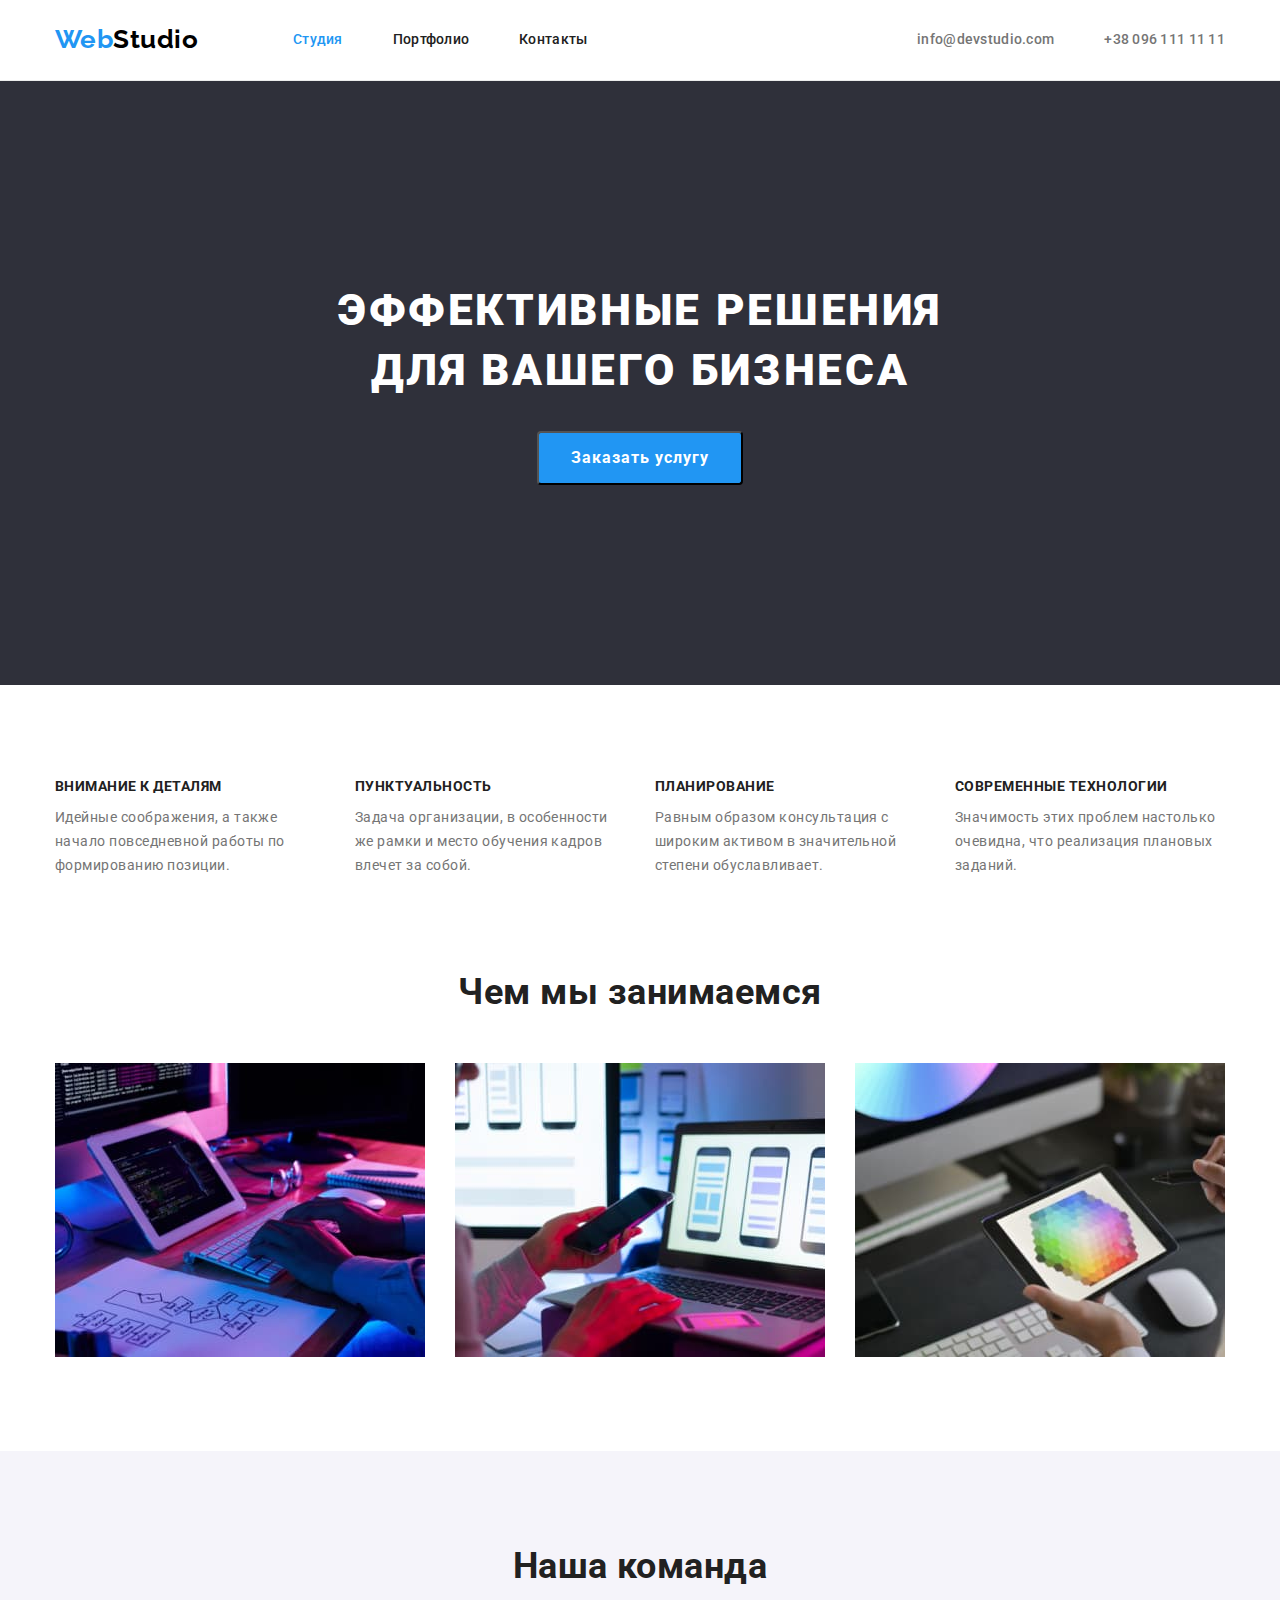
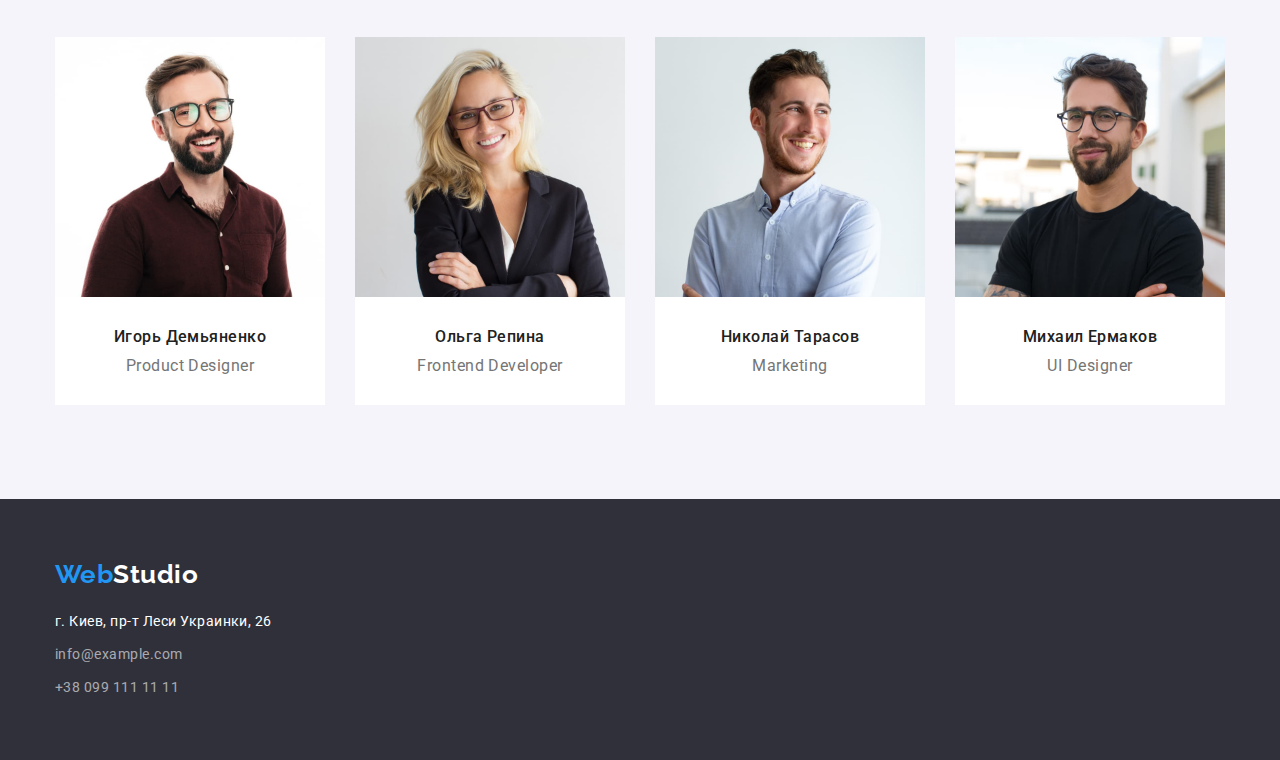
<file: index.html>
<!DOCTYPE html>
<html lang="ru">
  <head>
    <meta charset="UTF-8" />
    <meta http-equiv="X-UA-Compatible" content="IE=edge" />
    <meta name="viewport" content="width=device-width, initial-scale=1.0" />
    <link rel="preconnect" href="https://fonts.googleapis.com" />
    <link rel="preconnect" href="https://fonts.gstatic.com" crossorigin />
    <link
      href="https://fonts.googleapis.com/css2?family=Raleway:wght@700&family=Roboto:wght@400;500;700;900&display=swap"
      rel="stylesheet"
    />
    <title>Document</title>
    <link
      rel="stylesheet"
      href="https://cdnjs.cloudflare.com/ajax/libs/modern-normalize/1.1.0/modern-normalize.min.css"
    />
    <link rel="stylesheet" href="./css/styles.css" />
  </head>
  <body>
    <!--Шапка-->
    <header class="header">
      <div class="container main-nav">
        <nav class="site-nav">
          <a href="./index.html" class="logo"
            ><span class="accent">Web</span>Studio</a
          >
          <ul class="site-nav list">
            <li class="item">
              <a href="./index.html" class="link current">Студия</a>
            </li>
            <li class="item">
              <a href="./portfolio.html" class="link">Портфолио</a>
            </li>
            <li class="item"><a href="" class="link">Контакты</a></li>
          </ul>
        </nav>
        <ul class="site-contacts list">
          <li class="item"><a href="" class="link">info@devstudio.com</a></li>
          <li class="item"><a href="" class="link">+38 096 111 11 11</a></li>
        </ul>
      </div>
    </header>

    <main>
      <!--Герой-->
      <div>
        <section class="hero">
          <div class="container">
            <h1 class="hero-title">Эффективные решения для вашего бизнеса</h1>
            <button type="button" class="hero-button">Заказать услугу</button>
          </div>
        </section>
      </div>

      <!--Преимущества-->
      <section class="section">
        <div class="container">
          <h2 class="visually-hidden">Преимущества</h2>
          <ul class="main-list list">
            <li class="cards">
              <h3 class="section-work">Внимание к деталям</h3>
              <p class="paragraf">
                Идейные соображения, а также начало повседневной работы по
                формированию позиции.
              </p>
            </li>
            <li class="cards">
              <h3 class="section-work">Пунктуальность</h3>
              <p class="paragraf">
                Задача организации, в особенности же рамки и место обучения
                кадров влечет за собой.
              </p>
            </li>
            <li class="cards">
              <h3 class="section-work">Планирование</h3>
              <p class="paragraf">
                Равным образом консультация с широким активом в значительной
                степени обуславливает.
              </p>
            </li>
            <li class="cards">
              <h3 class="section-work">Современные технологии</h3>
              <p class="paragraf">
                Значимость этих проблем настолько очевидна, что реализация
                плановых заданий.
              </p>
            </li>
          </ul>
        </div>
      </section>

      <!--Чем мы занимаемся-->
      <section class="section no-padding">
        <div class="container">
          <h2 class="section-title">Чем мы занимаемся</h2>
          <ul class="main-list list">
            <li class="item">
              <img
                src="./images/img1.jpg"
                alt="программист пишет код"
                width="370"
                height="294"
              />
            </li>
            <li class="item">
              <img
                src="./images/img2.jpg"
                alt="программист пишет код для приложения на смартфон"
                width="370"
                height="294"
              />
            </li>
            <li class="item">
              <img
                src="./images/img3.jpg"
                alt="дизайнер держит цветовую паллету"
                width="370"
                height="294"
              />
            </li>
          </ul>
        </div>
      </section>

      <!--Наша команда-->
      <section class="team">
        <div class="container">
          <h2 class="team-title">Наша команда</h2>
          <ul class="main-list list">
            <li class="cards">
              <img
                src="./images/img4.jpg"
                alt="фото Игоря Демьяненко"
                width="270"
                height="260"
              />
              <div class="team-text">
                <h3 class="team-names">Игорь Демьяненко</h3>
                <p lang="en">Product Designer</p>
              </div>
            </li>
            <li class="cards">
              <img
                src="./images/img5.jpg"
                alt="фото Ольги Репиной"
                width="270"
                height="260"
              />
              <div class="team-text">
                <h3 class="team-names">Ольга Репина</h3>
                <p lang="en">Frontend Developer</p>
              </div>
            </li>
            <li class="cards">
              <img
                src="./images/img6.jpg"
                alt="фото Николая Тарасова"
                width="270"
                height="260"
              />
              <div class="team-text">
                <h3 class="team-names">Николай Тарасов</h3>
                <p lang="en">Marketing</p>
              </div>
            </li>
            <li class="cards">
              <img
                src="./images/img7.jpg"
                alt="фото Михаила Ермакова"
                width="270"
                height="260"
              />
              <div class="team-text">
                <h3 class="team-names">Михаил Ермаков</h3>
                <p lang="en">UI Designer</p>
              </div>
            </li>
          </ul>
        </div>
      </section>
    </main>

    <!--Футер-->
    <footer class="footer">
      <div class="container">
        <a href="./index.html" class="logo-footer"
          ><span class="accent">Web</span>Studio</a
        >
        <address>
          <ul class="list">
            <li>
              <a
                href="https://www.google.com/maps/d/u/0/viewer?mid=10uSM3H-mIU3GznYo2szRIEphczw&hl=en_US&ll=50.42732700000001%2C30.538092&z=17"
                target="_blank"
                rel="noreferrer noopener"
                class="adress"
              >
                г. Киев, пр-т Леси Украинки, 26
              </a>
            </li>
            <li>
              <a href="mailto:info@example.com" class="footer-contacts"
                >info@example.com</a
              >
            </li>
            <li>
              <a href="tel=+380991111111" class="footer-contacts no-margin"
                >+38 099 111 11 11</a
              >
            </li>
          </ul>
        </address>
      </div>
    </footer>
  </body>
</html>
</file>
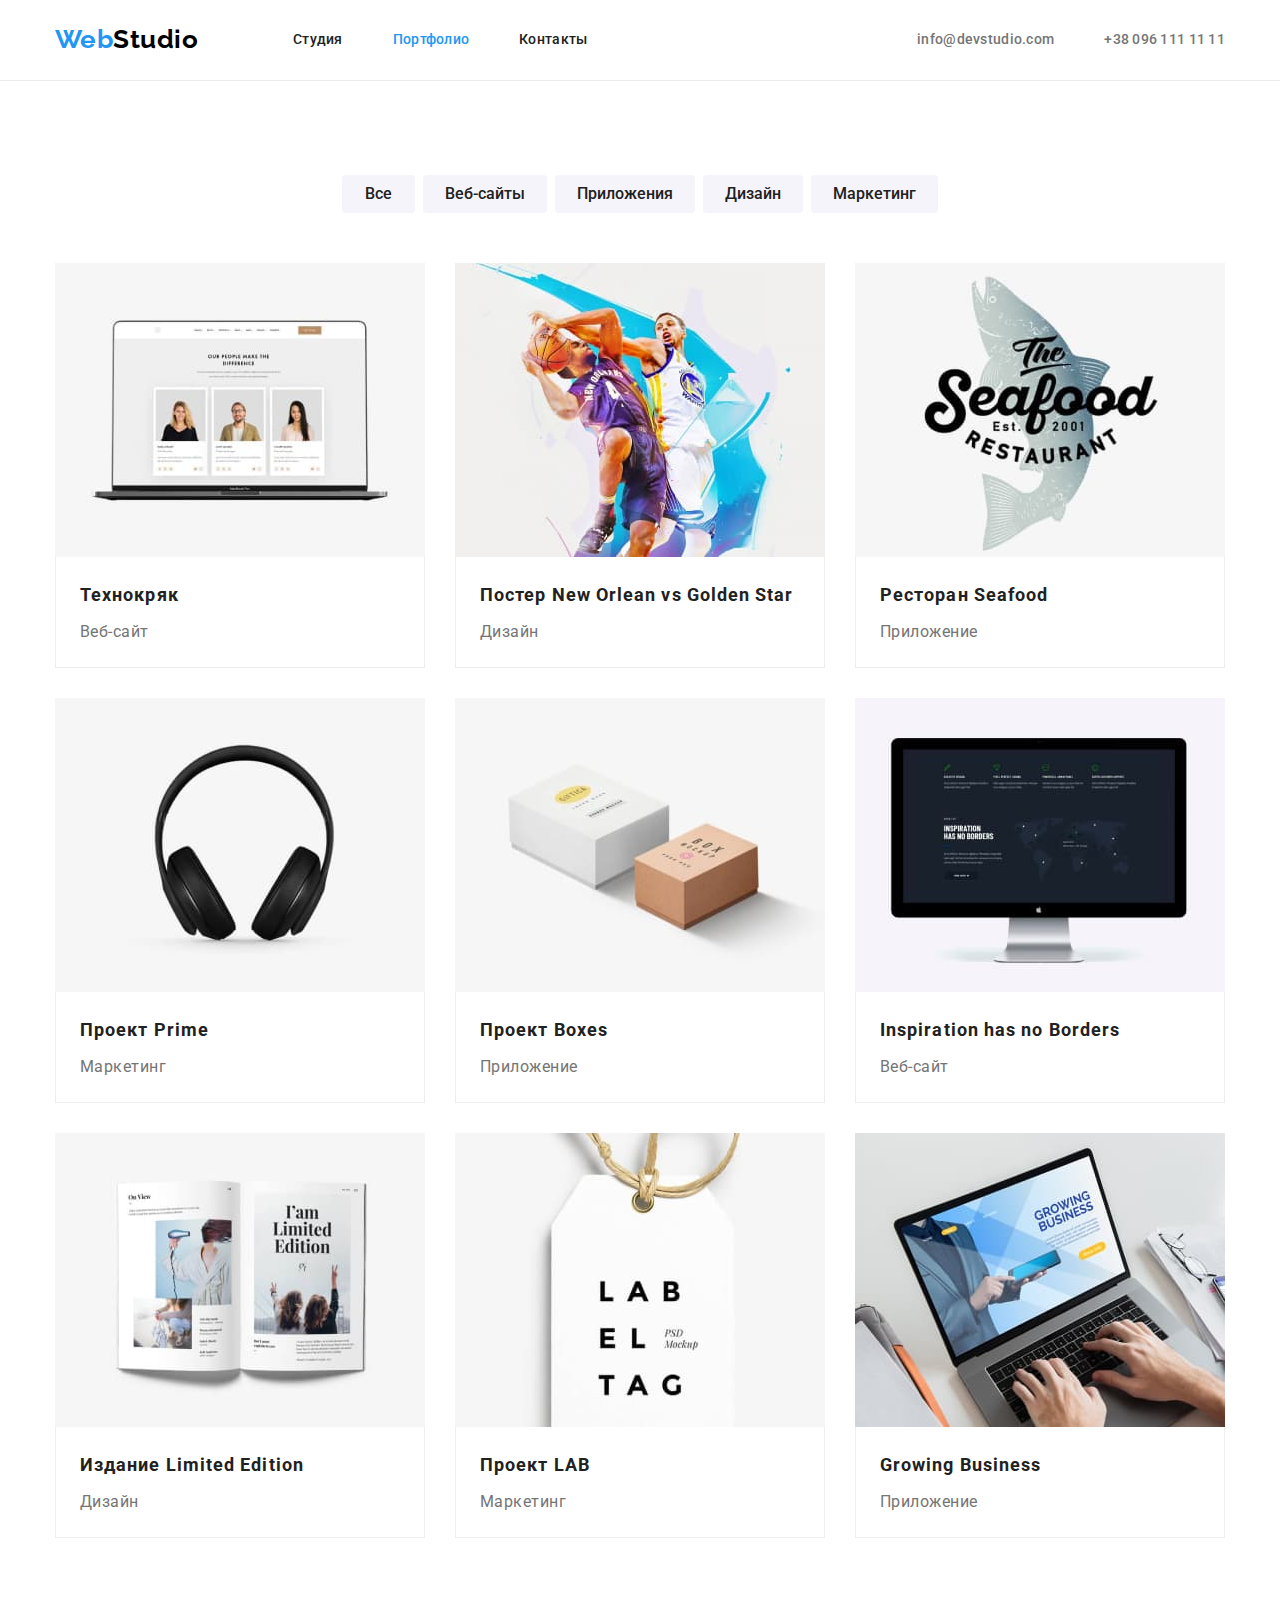
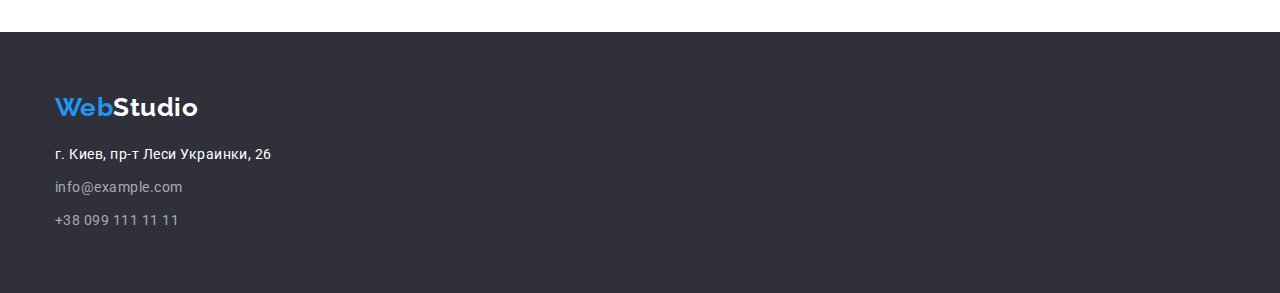
<file: portfolio.html>
<!DOCTYPE html>
<html lang="ru">
  <head>
    <meta charset="UTF-8" />
    <meta http-equiv="X-UA-Compatible" content="IE=edge" />
    <meta name="viewport" content="width=device-width, initial-scale=1.0" />
    <link rel="preconnect" href="https://fonts.googleapis.com" />
    <link rel="preconnect" href="https://fonts.gstatic.com" crossorigin />
    <link
      href="https://fonts.googleapis.com/css2?family=Raleway:wght@700&family=Roboto:wght@400;500;700;900&display=swap"
      rel="stylesheet"
    />
    <title>Document</title>
    <link
      rel="stylesheet"
      href="https://cdnjs.cloudflare.com/ajax/libs/modern-normalize/1.1.0/modern-normalize.min.css"
    />
    <link rel="stylesheet" href="./css/styles.css" />
  </head>
  <body>
    <!--Шапка-->
    <header class="header">
      <div class="container main-nav">
        <nav class="site-nav">
          <a href="./index.html" class="logo"
            ><span class="accent">Web</span>Studio</a
          >
          <ul class="site-nav list">
            <li class="item">
              <a href="./index.html" class="link">Студия</a>
            </li>
            <li class="item">
              <a href="./portfolio.html" class="link current">Портфолио</a>
            </li>
            <li class="item"><a href="" class="link">Контакты</a></li>
          </ul>
        </nav>
        <ul class="site-contacts list">
          <li class="item"><a href="" class="link">info@devstudio.com</a></li>
          <li class="item"><a href="" class="link">+38 096 111 11 11</a></li>
        </ul>
      </div>
    </header>

    <main>
      <section class="section">
        <div class="container">
          <!--Скрыть заголовок h1-->
          <h1 class="visually-hidden">Портфолио</h1>
          <ul class="filter list">
            <li class="item">
              <button type="button" class="filter-button">Все</button>
            </li>
            <li class="item">
              <button type="button" class="filter-button">Веб-сайты</button>
            </li>
            <li class="item">
              <button type="button" class="filter-button">Приложения</button>
            </li>
            <li class="item">
              <button type="button" class="filter-button">Дизайн</button>
            </li>
            <li class="item">
              <button type="button" class="filter-button">Маркетинг</button>
            </li>
          </ul>
          <ul class="list works">
            <li class="element">
              <img
                src="./images/img8.jpg"
                alt="Сайт на экране ноутбука"
                width="370"
                height="294"
              />
              <div class="cards-title">
                <h2 class="client">Технокряк</h2>
                <p class="category">Веб-сайт</p>
              </div>
            </li>
            <li class="element">
              <img
                src="./images/img9.jpg"
                alt="Баскетболисты в прыжке>"
                width="370"
                height="294"
              />
              <div class="cards-title">
                <h2 class="client">Постер New Orlean vs Golden Star</h2>
                <p class="category">Дизайн</p>
              </div>
            </li>
            <li class="element">
              <img
                src="./images/img10.jpg"
                alt="Название ресторана на фоне рыбы"
                width="370"
                height="294"
              />
              <div class="cards-title">
                <h2 class="client">Ресторан Seafood</h2>
                <p class="category">Приложение</p>
              </div>
            </li>
            <li class="element">
              <img
                src="./images/img11.jpg"
                alt="Черные наушники"
                width="370"
                height="294"
              />
              <div class="cards-title">
                <h2 class="client">Проект Prime</h2>
                <p class="category">Маркетинг</p>
              </div>
            </li>
            <li class="element">
              <img
                src="./images/img12.jpg"
                alt="Белая и коричнивая коробки"
                width="370"
                height="294"
              />
              <div class="cards-title">
                <h2 class="client">Проект Boxes</h2>
                <p class="category">Приложение</p>
              </div>
            </li>
            <li class="element">
              <img
                src="./images/img13.jpg"
                alt="Сайт на экране монитора"
                width="370"
                height="294"
              />
              <div class="cards-title">
                <h2 class="client">Inspiration has no Borders</h2>
                <p class="category">Веб-сайт</p>
              </div>
            </li>
            <li class="element">
              <img
                src="./images/img14.jpg"
                alt="Разворот книги"
                width="370"
                height="294"
              />
              <div class="cards-title">
                <h2 class="client">Издание Limited Edition</h2>
                <p class="category">Дизайн</p>
              </div>
            </li>
            <li class="element">
              <img
                src="./images/img15.jpg"
                alt="Бирка"
                width="370"
                height="294"
              />
              <div class="cards-title">
                <h2 class="client">Проект LAB</h2>
                <p class="category">Маркетинг</p>
              </div>
            </li>
            <li class="element">
              <img
                src="./images/img16.jpg"
                alt="Человек печатает на клавиатуре"
                width="370"
                height="294"
              />
              <div class="cards-title">
                <h2 class="client">Growing Business</h2>
                <p class="category">Приложение</p>
              </div>
            </li>
          </ul>
        </div>
      </section>
    </main>

    <!--Футер-->
    <footer class="footer">
      <div class="container">
        <a href="./index.html" class="logo-footer"
          ><span class="accent">Web</span>Studio</a
        >
        <address>
          <ul class="list">
            <li>
              <a
                href="https://www.google.com/maps/d/u/0/viewer?mid=10uSM3H-mIU3GznYo2szRIEphczw&hl=en_US&ll=50.42732700000001%2C30.538092&z=17"
                target="_blank"
                rel="noreferrer noopener"
                class="adress"
              >
                г. Киев, пр-т Леси Украинки, 26
              </a>
            </li>
            <li>
              <a href="mailto:info@example.com" class="footer-contacts"
                >info@example.com</a
              >
            </li>
            <li>
              <a href="tel=+380991111111" class="footer-contacts no-margin"
                >+38 099 111 11 11</a
              >
            </li>
          </ul>
        </address>
      </div>
    </footer>
  </body>
</html>
</file>
<file: css/styles.css>
:root {
    --primary-text-color: #757575;
    --title-text-color: #212121;
    --axent-color: #2196F3;
    --white-color: #FFFFFF;
    --logo-main-color: #000000;
    --primary-background-color: #FFFFFF;
    --secondary-background-color: #F5F4FA;
    --axent-background-color: #2F303A;
    --footer-contacts-color: rgba(255, 255, 255, 0.6);
    --header-border-color: #ECECEC;
    --cards-border-color: #EEEEEE;
}

body {
    font-family: roboto, sans-serif;
    background-color: var(--primary-background-color);
    color: var(--primary-text-color);
    letter-spacing: 0.03em;
}

img {
    display: block;
    min-width: 100%;
    height: auto;
}

.list {
    list-style: none;
}  

h1, h2, h3, h4, h5, h6, ul, p {
    margin: 0;
    padding: 0;
}

/* Шапка */
.header {
    border-bottom: 1px solid var(--header-border-color);
}

.container {
    margin: 0 auto;
    padding: 0 15px;
    width: 1200px;
}

.main-nav {
    display: flex;
    align-items: center;
}

.logo {
    display: flex;
    padding-top: 24px;
    padding-bottom: 25px;
    margin-right: 93px;
    width: 145px;

    font-family: raleway, sans-serif; 
    color:var(--logo-main-color);
    font-weight: 700;
    font-size: 26px;
    line-height: 1.19;
    text-decoration: none;
}

.logo .accent {
    color: var(--axent-color);
}

/* site-nav */
 .site-nav {
    display: flex;
}

 .site-nav .item:not(:last-child) {
     margin-right: 50px;
 }

 .site-nav .link {
    display: block;
    padding-top: 32px;
    padding-bottom: 32px;

    font-family:inherit;
    color: var(--title-text-color);
    font-weight: 500;
    font-size: 14px;
    line-height: 1.14;
    letter-spacing: 0.02em;
    text-decoration: none;
}

.link:hover,
.link:focus {
    color: var(--axent-color);
} 

.site-nav .link.current {
    color: #2196F3;
}

/* site-contacts */

.site-contacts {
    display: flex;
    margin-left: auto;
}

.site-contacts .item:not(:last-child) {
    margin-right: 50px;
}

.site-contacts .link {
    display: block;
    padding-top: 32px;
    padding-bottom: 32px;

    font-family: inherit;
    color: var(--primary-text-color);
    font-weight: 500;
    font-size: 14px;
    line-height: 1.14;
    letter-spacing: 0.02em;
    text-decoration: none;
}

.link:hover,
.link:focus {
    color: var(--axent-color);
}

/* hero */
.hero {
    padding-top: 200px;
    padding-bottom: 200px;

    background-color: var(--axent-background-color);
    color: var(--white-color);
    text-align: center;
}

.hero-title {
    margin-bottom: 30px;
    margin-right: auto;
    margin-left: auto;

    max-width: 696px;
  
    font-weight: 900;
    font-size: 44px;
    line-height: 1.36;
    letter-spacing: 0.06em;
    text-transform: uppercase;
}

.hero-button {
    display: inline-block;
    border-radius: 4px;
    padding: 10px 32px;
    min-width: 200px;

    background-color: var(--axent-color);
    color: inherit;
    font-family: inherit;
    font-weight: 700;
    font-size: 16px;
    line-height: 1.88;
    letter-spacing: 0.06em;
    cursor: pointer;
}

/* Преимущества */

.visually-hidden {
    position: absolute;
    white-space: nowrap;
    width: 1px;
    height: 1px;
    overflow: hidden;
    border: 0;
    padding: 0;
    clip: rect(0 0 0 0);
    clip-path: inset(50%);
    margin: -1px;
}

.section {
    padding-top: 94px;
    padding-bottom: 94px;
}

.section.no-padding {
    padding-top: 0;
}

.main-list {
    display: flex;
}

.main-list .item {
    width: 370px;
}

.main-list .item:not(:last-child) {
    margin-right: 30px;
}

.main-list .cards {
    width: 270px;
}

.main-list .cards:not(:last-child) {
    margin-right: 30px;
}

.section-work {
    margin-bottom: 10px;

    color: var(--title-text-color);
    font-weight: 700;
    font-size: 14px;
    line-height: 1.14;
    text-transform: uppercase;
}

.paragraf {
    font-size: 14px;
    line-height: 1.72;
}

.section-title, .team-title {
    margin-bottom: 50px;

    color: var(--title-text-color);
    font-weight: 700;
    font-size: 36px;
    line-height: 1.17;
    text-align: center;
}

.team {
    padding-top: 94px;
    padding-bottom: 94px;
    
    background-color: var(--secondary-background-color);
    font-size: 16px;
    line-height: 1.19;
    text-align: center;
}

.team-text {
    padding-top: 30px;
    padding-bottom: 30px;
}
.team-names {
    margin-bottom: 10px;

    color: var(--title-text-color);
    font-weight: 500;
    font-size: 16px;
}

.team .cards {
    background-color: var(--primary-background-color);
}

/* Footer */
.footer {
    padding-top: 60px;
    padding-bottom: 60px;
    
    background-color: var(--axent-background-color);
}

.logo-footer {
    display: inline-block;
    margin-bottom: 20px;

    font-family: raleway, sans-serif;
    color: var(--white-color);
    font-weight: 700;
    font-size: 26px;
    line-height: 1.19;
    text-decoration: none;
}

.logo-footer .accent {
    color: var(--axent-color);
}

.adress {
    display: inline-block;
    margin-bottom: 9px;

    color: var(--white-color);
    font-style: normal;
    font-size: 14px;
    line-height: 1.71;
    text-decoration: none;
    }

.adress:hover,
.adress:focus {
    color: var(--axent-color);
}
        
.footer-contacts {
    display: inline-block;
    margin-bottom: 9px;
    color: var(--footer-contacts-color);
    font-style: normal;
    font-size: 14px;
    line-height: 1.71;
    text-decoration: none;
}

.footer-contacts.no-margin {
    margin-bottom: 0;
}

.footer-contacts:hover,
.footer-contacts:focus {
    color: var(--axent-color);
}


/* page potfolio */

.filter {
    display: flex;
    justify-content: center;
}

.filter-button {
    display: inline-block;
    border-radius: 4px;
    border: 0;
    padding: 6px 22px;
    min-width: 73px;


    color: var(--title-text-color);
    background-color: var(--secondary-background-color);
    font-family: inherit;
    font-weight: 500;
    font-size: 16px;
    line-height: 1.62;
    text-align: center;
    cursor: pointer;
}

.filter .item:not(:last-child) {
    margin-right: 8px;
}

.filter-button:hover,
.filter-button:focus {
    color: var(--white-color);
    background-color: var(--axent-color);
}

.filter.list {
    margin-bottom: 50px;
}

.list.works {
    display: flex;
    flex-wrap: wrap;
}

.element {
    width: 370px;
    margin-right: 30px;
    margin-bottom: 30px;
}

.element:nth-child(3n) {
    margin-right: 0;
}

.element:nth-last-child(-n+3) {
    margin-bottom: 0;
}

.cards-title {
    padding: 20px 24px;
    border: 1px solid var(--cards-border-color);
    border-top: 0;
}

.client {
     margin-bottom: 4px;
    
    color: var(--title-text-color);
    font-weight: 700;
    font-size: 18px;
    line-height: 2.0;
    letter-spacing: 0.06em;
}
.category {
    font-size: 16px;
    line-height: 1.88;
}
</file>
